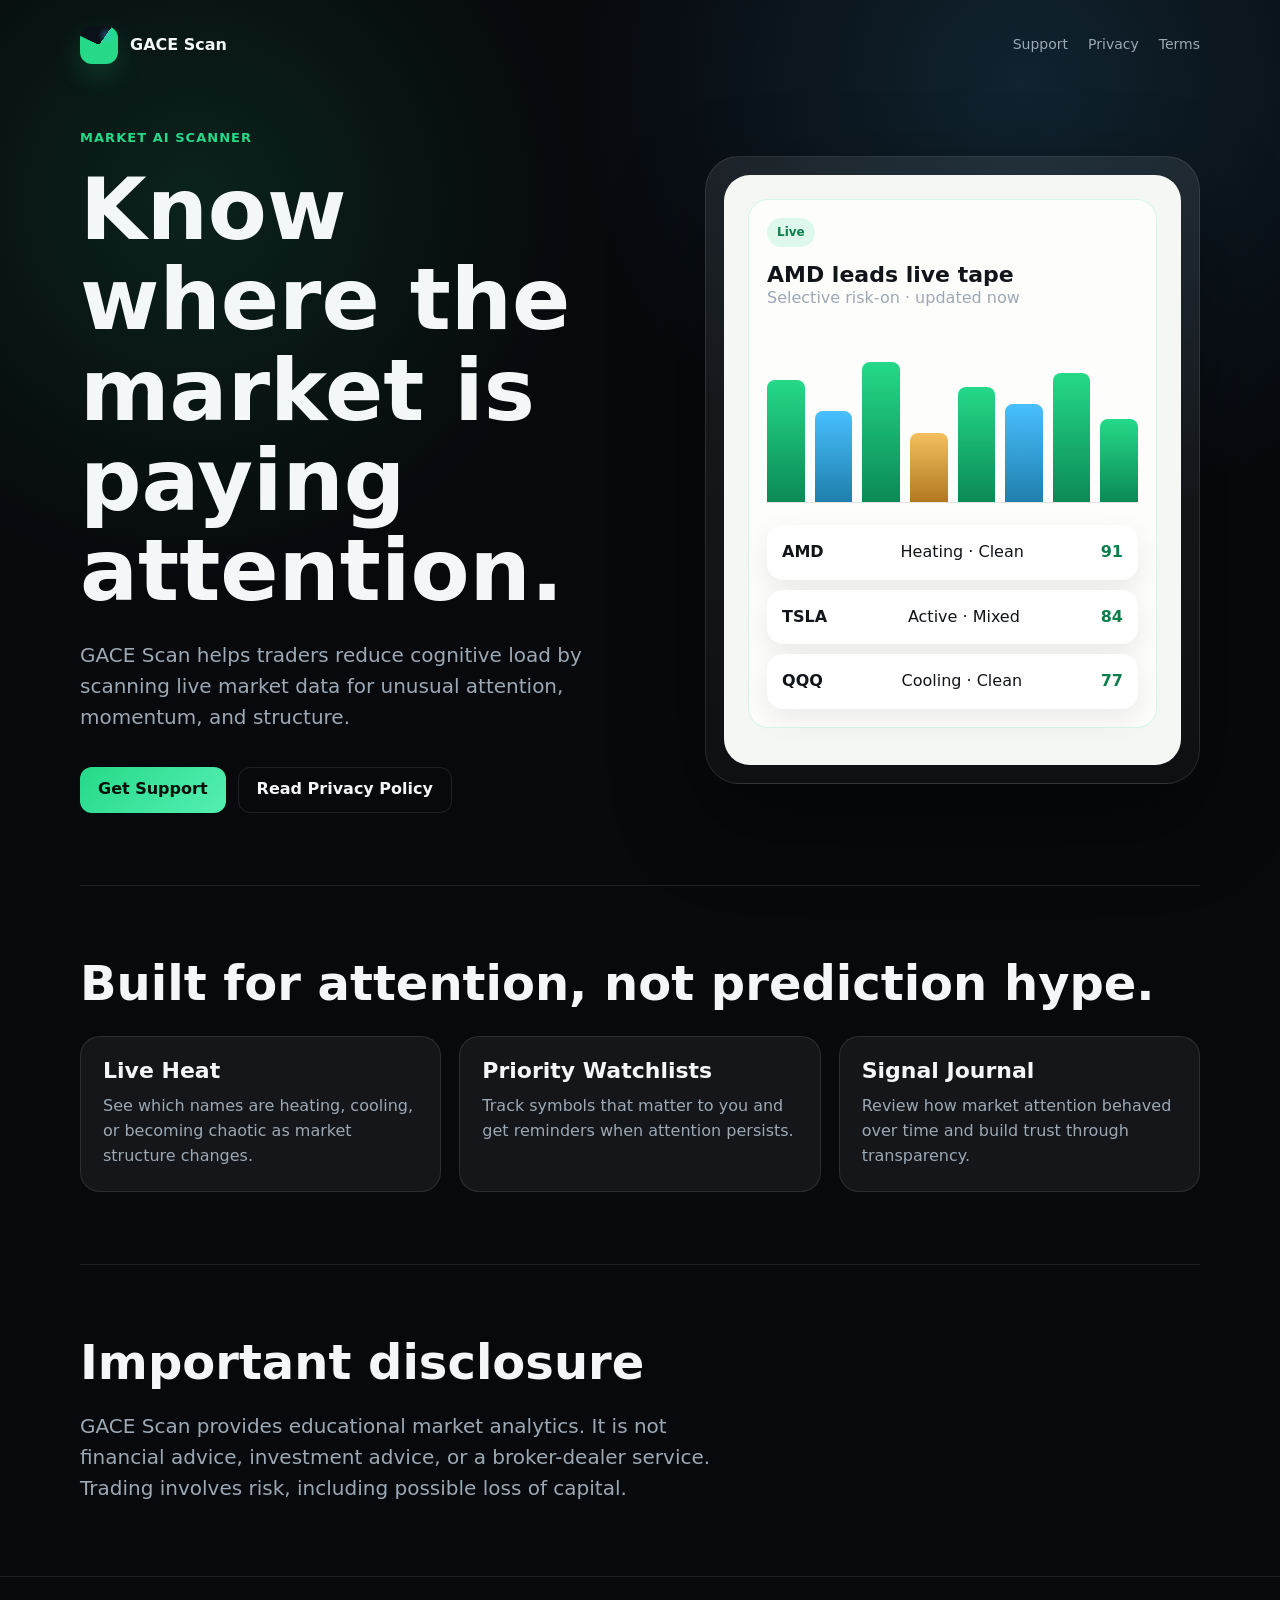
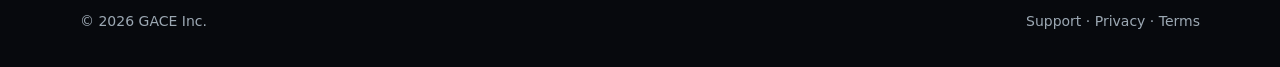
<file: site/index.html>
<!doctype html>
<html lang="en">
  <head>
    <meta charset="utf-8">
    <meta name="viewport" content="width=device-width, initial-scale=1">
    <title>GACE Scan - Market AI Scanner</title>
    <meta name="description" content="GACE Scan helps traders reduce cognitive load by scanning market data for unusual attention, momentum, and structure.">
    <link rel="stylesheet" href="styles.css">
  </head>
  <body>
    <header class="shell nav">
      <a class="brand" href="index.html" aria-label="GACE Scan home">
        <span class="mark" aria-hidden="true"></span>
        <span>GACE Scan</span>
      </a>
      <nav class="nav-links" aria-label="Primary navigation">
        <a href="support.html">Support</a>
        <a href="privacy.html">Privacy</a>
        <a href="terms.html">Terms</a>
      </nav>
    </header>

    <main>
      <section class="shell hero">
        <div>
          <div class="eyebrow">Market AI Scanner</div>
          <h1>Know where the market is paying attention.</h1>
          <p class="lede">GACE Scan helps traders reduce cognitive load by scanning live market data for unusual attention, momentum, and structure.</p>
          <div class="actions">
            <a class="button primary" href="support.html">Get Support</a>
            <a class="button" href="privacy.html">Read Privacy Policy</a>
          </div>
        </div>

        <div class="phone" aria-label="GACE Scan app preview">
          <div class="screen">
            <div class="status-card">
              <span class="pill">Live</span>
              <h3 style="margin-top: 16px;">AMD leads live tape</h3>
              <p>Selective risk-on · updated now</p>
              <div class="chart">
                <div class="bar" style="height: 72%;"></div>
                <div class="bar" style="height: 54%;"></div>
                <div class="bar" style="height: 83%;"></div>
                <div class="bar" style="height: 41%;"></div>
                <div class="bar" style="height: 68%;"></div>
                <div class="bar" style="height: 58%;"></div>
                <div class="bar" style="height: 76%;"></div>
                <div class="bar" style="height: 49%;"></div>
              </div>
              <div class="signal">
                <strong>AMD</strong>
                <span>Heating · Clean</span>
                <span class="score">91</span>
              </div>
              <div class="signal">
                <strong>TSLA</strong>
                <span>Active · Mixed</span>
                <span class="score">84</span>
              </div>
              <div class="signal">
                <strong>QQQ</strong>
                <span>Cooling · Clean</span>
                <span class="score">77</span>
              </div>
            </div>
          </div>
        </div>
      </section>

      <section class="shell section">
        <h2>Built for attention, not prediction hype.</h2>
        <div class="grid">
          <article class="card">
            <h3>Live Heat</h3>
            <p>See which names are heating, cooling, or becoming chaotic as market structure changes.</p>
          </article>
          <article class="card">
            <h3>Priority Watchlists</h3>
            <p>Track symbols that matter to you and get reminders when attention persists.</p>
          </article>
          <article class="card">
            <h3>Signal Journal</h3>
            <p>Review how market attention behaved over time and build trust through transparency.</p>
          </article>
        </div>
      </section>

      <section class="shell section">
        <h2>Important disclosure</h2>
        <p class="lede">GACE Scan provides educational market analytics. It is not financial advice, investment advice, or a broker-dealer service. Trading involves risk, including possible loss of capital.</p>
      </section>
    </main>

    <footer class="footer">
      <div class="shell">
        <span>© 2026 GACE Inc.</span>
        <span><a href="support.html">Support</a> · <a href="privacy.html">Privacy</a> · <a href="terms.html">Terms</a></span>
      </div>
    </footer>
  </body>
</html>
</file>
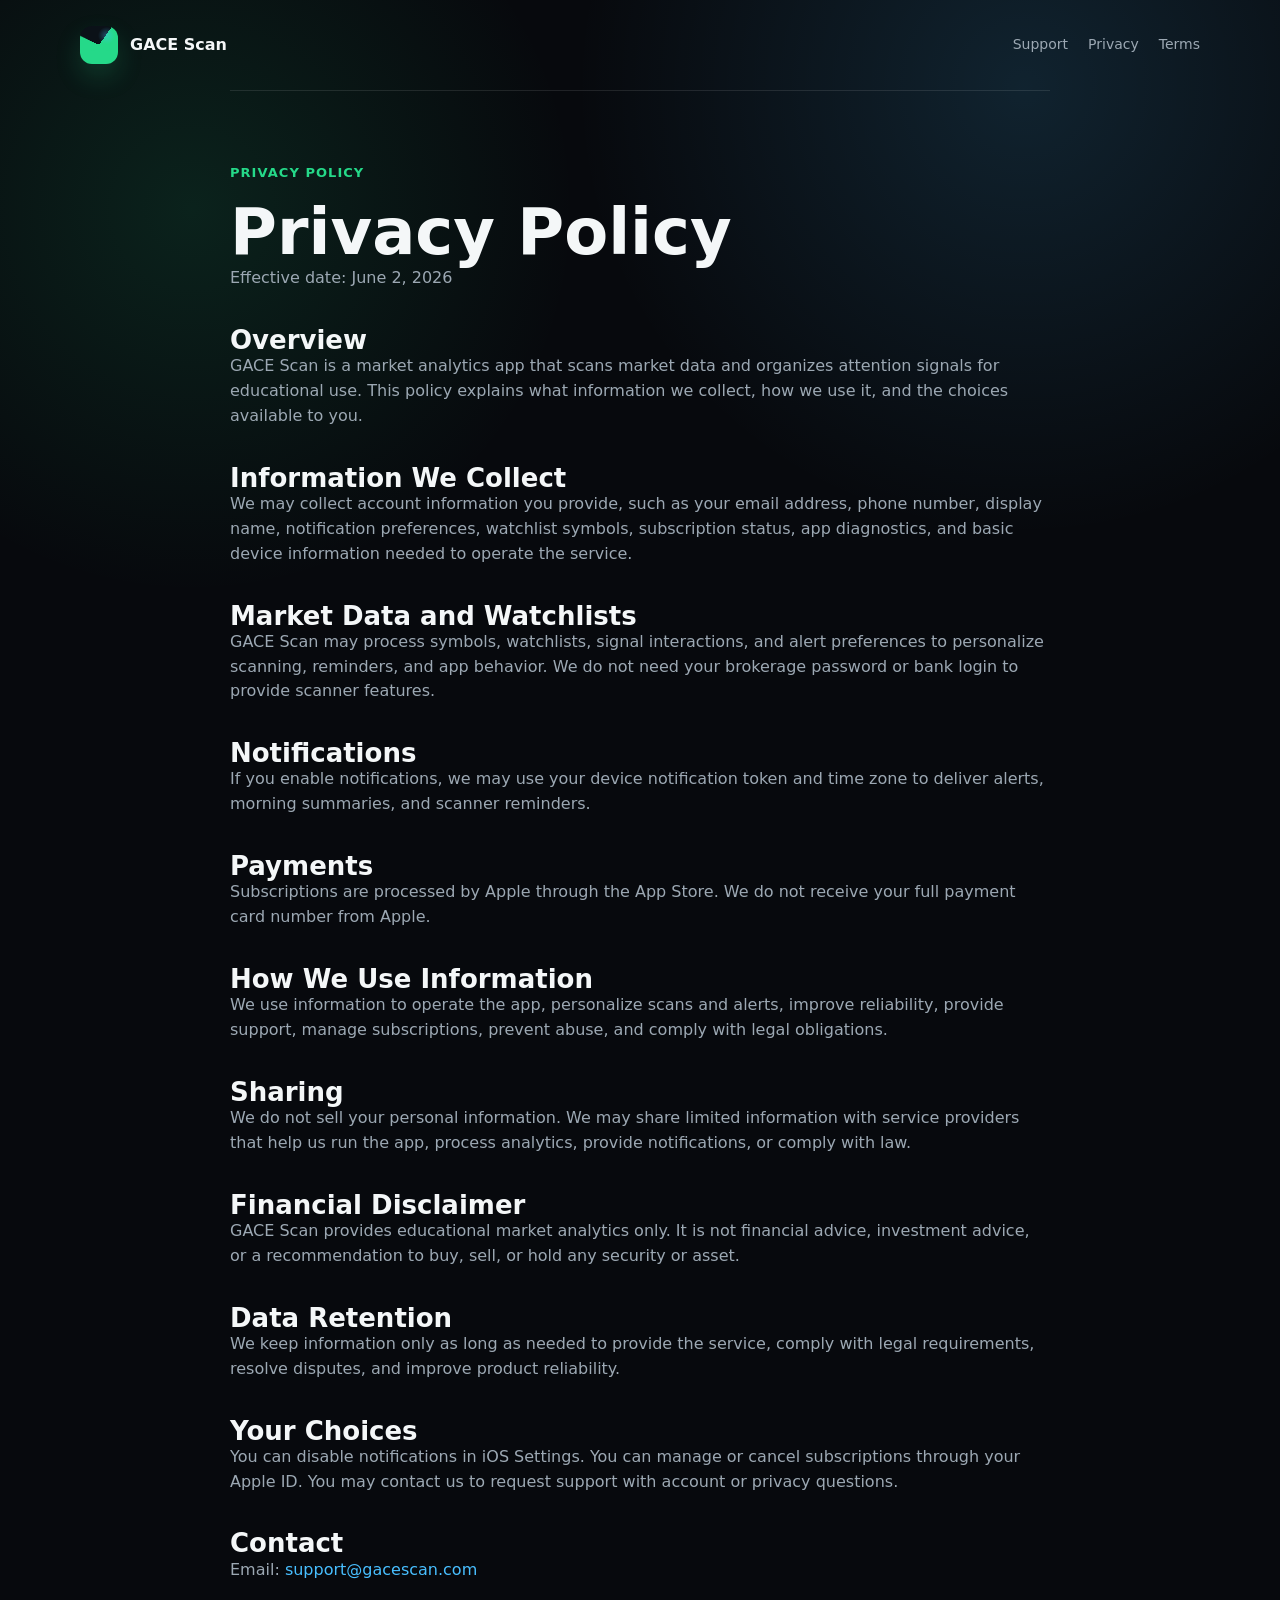
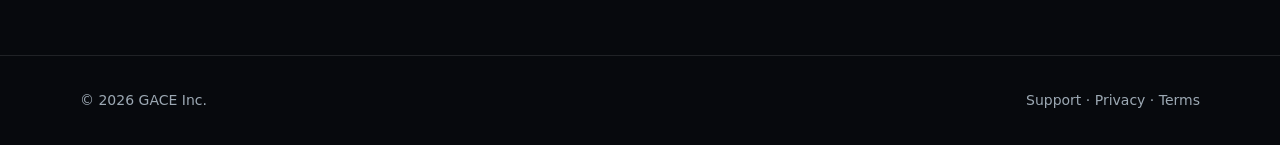
<file: site/privacy.html>
<!doctype html>
<html lang="en">
  <head>
    <meta charset="utf-8">
    <meta name="viewport" content="width=device-width, initial-scale=1">
    <title>Privacy Policy - GACE Scan</title>
    <meta name="description" content="Privacy Policy for GACE Scan.">
    <link rel="stylesheet" href="styles.css">
  </head>
  <body>
    <header class="shell nav">
      <a class="brand" href="index.html" aria-label="GACE Scan home">
        <span class="mark" aria-hidden="true"></span>
        <span>GACE Scan</span>
      </a>
      <nav class="nav-links" aria-label="Primary navigation">
        <a href="support.html">Support</a>
        <a href="privacy.html">Privacy</a>
        <a href="terms.html">Terms</a>
      </nav>
    </header>

    <main class="shell section legal">
      <div class="eyebrow">Privacy Policy</div>
      <h1>Privacy Policy</h1>
      <p>Effective date: June 2, 2026</p>

      <h2>Overview</h2>
      <p>GACE Scan is a market analytics app that scans market data and organizes attention signals for educational use. This policy explains what information we collect, how we use it, and the choices available to you.</p>

      <h2>Information We Collect</h2>
      <p>We may collect account information you provide, such as your email address, phone number, display name, notification preferences, watchlist symbols, subscription status, app diagnostics, and basic device information needed to operate the service.</p>

      <h2>Market Data and Watchlists</h2>
      <p>GACE Scan may process symbols, watchlists, signal interactions, and alert preferences to personalize scanning, reminders, and app behavior. We do not need your brokerage password or bank login to provide scanner features.</p>

      <h2>Notifications</h2>
      <p>If you enable notifications, we may use your device notification token and time zone to deliver alerts, morning summaries, and scanner reminders.</p>

      <h2>Payments</h2>
      <p>Subscriptions are processed by Apple through the App Store. We do not receive your full payment card number from Apple.</p>

      <h2>How We Use Information</h2>
      <p>We use information to operate the app, personalize scans and alerts, improve reliability, provide support, manage subscriptions, prevent abuse, and comply with legal obligations.</p>

      <h2>Sharing</h2>
      <p>We do not sell your personal information. We may share limited information with service providers that help us run the app, process analytics, provide notifications, or comply with law.</p>

      <h2>Financial Disclaimer</h2>
      <p>GACE Scan provides educational market analytics only. It is not financial advice, investment advice, or a recommendation to buy, sell, or hold any security or asset.</p>

      <h2>Data Retention</h2>
      <p>We keep information only as long as needed to provide the service, comply with legal requirements, resolve disputes, and improve product reliability.</p>

      <h2>Your Choices</h2>
      <p>You can disable notifications in iOS Settings. You can manage or cancel subscriptions through your Apple ID. You may contact us to request support with account or privacy questions.</p>

      <h2>Contact</h2>
      <p>Email: <a href="mailto:support@gacescan.com">support@gacescan.com</a></p>
    </main>

    <footer class="footer">
      <div class="shell">
        <span>© 2026 GACE Inc.</span>
        <span><a href="support.html">Support</a> · <a href="privacy.html">Privacy</a> · <a href="terms.html">Terms</a></span>
      </div>
    </footer>
  </body>
</html>
</file>
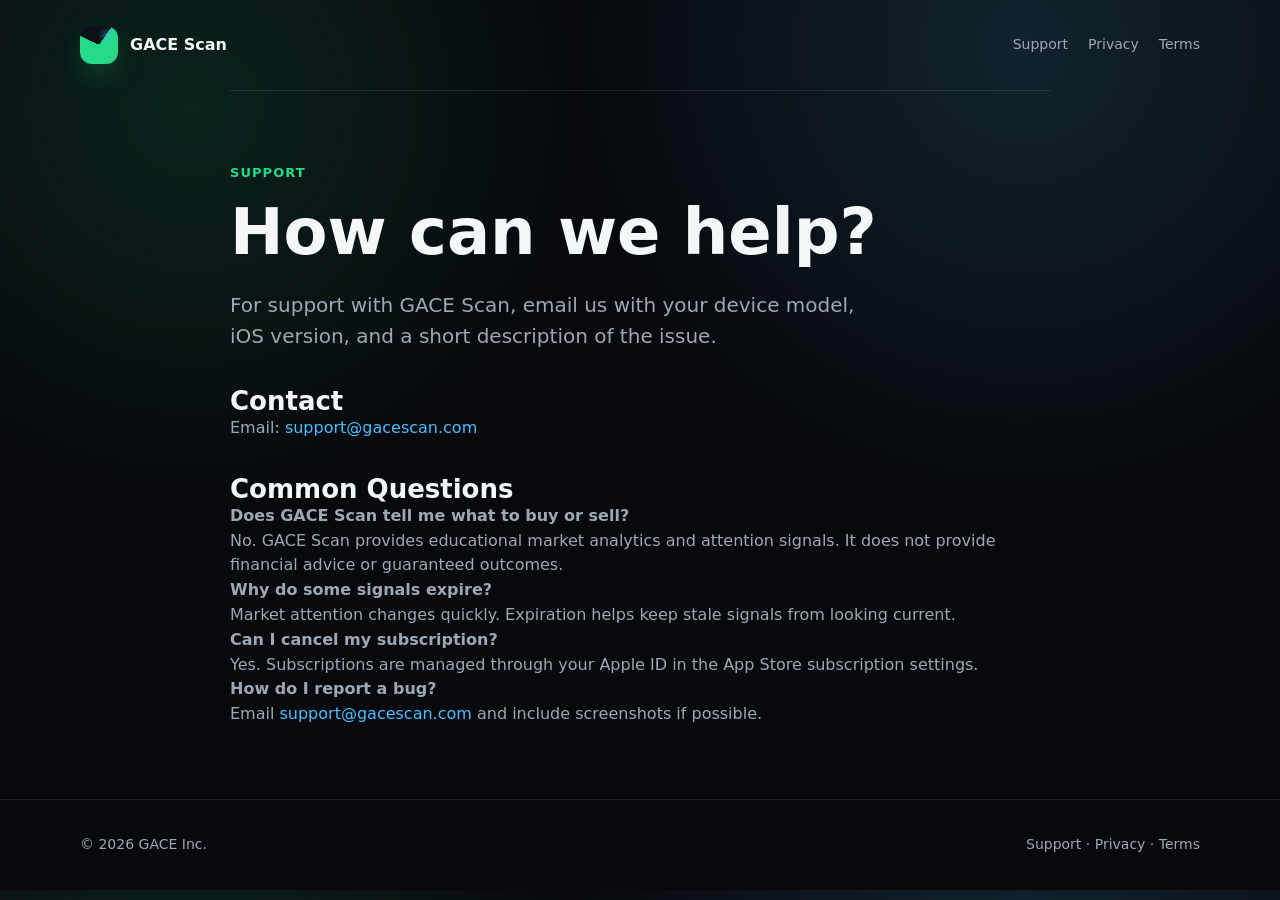
<file: site/support.html>
<!doctype html>
<html lang="en">
  <head>
    <meta charset="utf-8">
    <meta name="viewport" content="width=device-width, initial-scale=1">
    <title>Support - GACE Scan</title>
    <meta name="description" content="Support information for GACE Scan.">
    <link rel="stylesheet" href="styles.css">
  </head>
  <body>
    <header class="shell nav">
      <a class="brand" href="index.html" aria-label="GACE Scan home">
        <span class="mark" aria-hidden="true"></span>
        <span>GACE Scan</span>
      </a>
      <nav class="nav-links" aria-label="Primary navigation">
        <a href="support.html">Support</a>
        <a href="privacy.html">Privacy</a>
        <a href="terms.html">Terms</a>
      </nav>
    </header>

    <main class="shell section legal">
      <div class="eyebrow">Support</div>
      <h1>How can we help?</h1>
      <p class="lede">For support with GACE Scan, email us with your device model, iOS version, and a short description of the issue.</p>

      <h2>Contact</h2>
      <p>Email: <a href="mailto:support@gacescan.com">support@gacescan.com</a></p>

      <h2>Common Questions</h2>
      <p><strong>Does GACE Scan tell me what to buy or sell?</strong></p>
      <p>No. GACE Scan provides educational market analytics and attention signals. It does not provide financial advice or guaranteed outcomes.</p>

      <p><strong>Why do some signals expire?</strong></p>
      <p>Market attention changes quickly. Expiration helps keep stale signals from looking current.</p>

      <p><strong>Can I cancel my subscription?</strong></p>
      <p>Yes. Subscriptions are managed through your Apple ID in the App Store subscription settings.</p>

      <p><strong>How do I report a bug?</strong></p>
      <p>Email <a href="mailto:support@gacescan.com">support@gacescan.com</a> and include screenshots if possible.</p>
    </main>

    <footer class="footer">
      <div class="shell">
        <span>© 2026 GACE Inc.</span>
        <span><a href="support.html">Support</a> · <a href="privacy.html">Privacy</a> · <a href="terms.html">Terms</a></span>
      </div>
    </footer>
  </body>
</html>
</file>
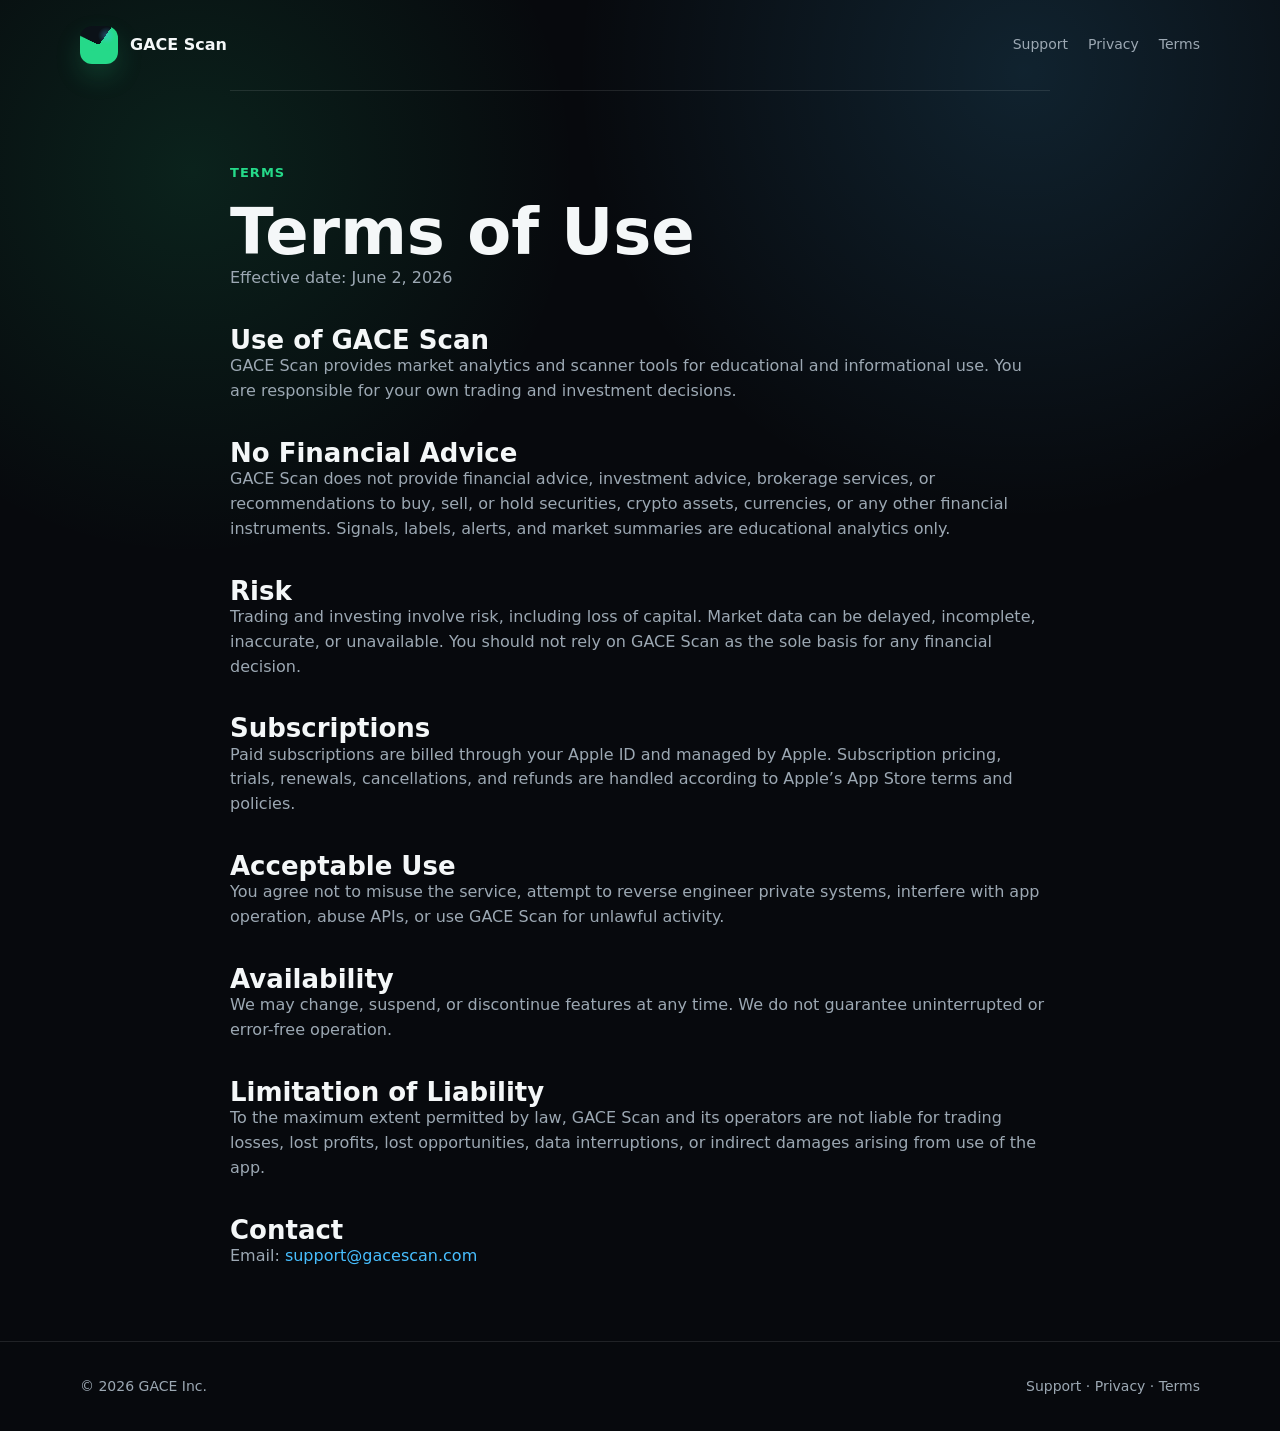
<file: site/terms.html>
<!doctype html>
<html lang="en">
  <head>
    <meta charset="utf-8">
    <meta name="viewport" content="width=device-width, initial-scale=1">
    <title>Terms of Use - GACE Scan</title>
    <meta name="description" content="Terms of Use for GACE Scan.">
    <link rel="stylesheet" href="styles.css">
  </head>
  <body>
    <header class="shell nav">
      <a class="brand" href="index.html" aria-label="GACE Scan home">
        <span class="mark" aria-hidden="true"></span>
        <span>GACE Scan</span>
      </a>
      <nav class="nav-links" aria-label="Primary navigation">
        <a href="support.html">Support</a>
        <a href="privacy.html">Privacy</a>
        <a href="terms.html">Terms</a>
      </nav>
    </header>

    <main class="shell section legal">
      <div class="eyebrow">Terms</div>
      <h1>Terms of Use</h1>
      <p>Effective date: June 2, 2026</p>

      <h2>Use of GACE Scan</h2>
      <p>GACE Scan provides market analytics and scanner tools for educational and informational use. You are responsible for your own trading and investment decisions.</p>

      <h2>No Financial Advice</h2>
      <p>GACE Scan does not provide financial advice, investment advice, brokerage services, or recommendations to buy, sell, or hold securities, crypto assets, currencies, or any other financial instruments. Signals, labels, alerts, and market summaries are educational analytics only.</p>

      <h2>Risk</h2>
      <p>Trading and investing involve risk, including loss of capital. Market data can be delayed, incomplete, inaccurate, or unavailable. You should not rely on GACE Scan as the sole basis for any financial decision.</p>

      <h2>Subscriptions</h2>
      <p>Paid subscriptions are billed through your Apple ID and managed by Apple. Subscription pricing, trials, renewals, cancellations, and refunds are handled according to Apple’s App Store terms and policies.</p>

      <h2>Acceptable Use</h2>
      <p>You agree not to misuse the service, attempt to reverse engineer private systems, interfere with app operation, abuse APIs, or use GACE Scan for unlawful activity.</p>

      <h2>Availability</h2>
      <p>We may change, suspend, or discontinue features at any time. We do not guarantee uninterrupted or error-free operation.</p>

      <h2>Limitation of Liability</h2>
      <p>To the maximum extent permitted by law, GACE Scan and its operators are not liable for trading losses, lost profits, lost opportunities, data interruptions, or indirect damages arising from use of the app.</p>

      <h2>Contact</h2>
      <p>Email: <a href="mailto:support@gacescan.com">support@gacescan.com</a></p>
    </main>

    <footer class="footer">
      <div class="shell">
        <span>© 2026 GACE Inc.</span>
        <span><a href="support.html">Support</a> · <a href="privacy.html">Privacy</a> · <a href="terms.html">Terms</a></span>
      </div>
    </footer>
  </body>
</html>
</file>
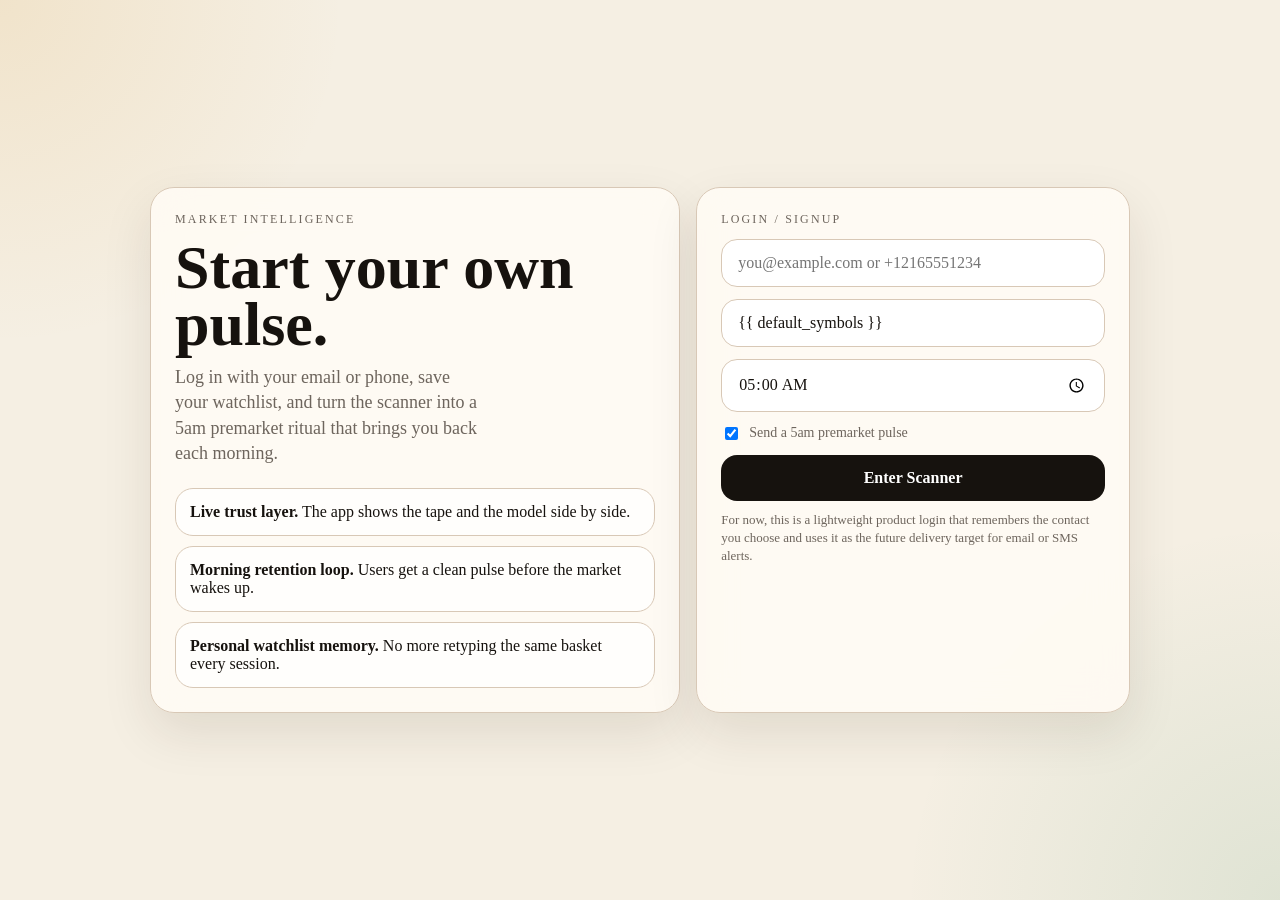
<file: templates/login.html>
<!doctype html>
<html lang="en">
<head>
  <meta charset="utf-8">
  <meta name="viewport" content="width=device-width, initial-scale=1">
  <title>Market Scanner Login</title>
  <style>
    :root {
      --bg: #f5efe3;
      --card: rgba(255, 251, 244, 0.9);
      --ink: #16120e;
      --muted: #6d655d;
      --line: #d8c8b6;
      --green: #1f7a4c;
      --shadow: 0 20px 50px rgba(52, 31, 9, 0.10);
    }
    * { box-sizing: border-box; }
    body {
      margin: 0;
      min-height: 100vh;
      display: grid;
      place-items: center;
      padding: 20px;
      font-family: Georgia, "Times New Roman", serif;
      color: var(--ink);
      background:
        radial-gradient(circle at top left, rgba(210,143,27,0.12), transparent 22%),
        radial-gradient(circle at bottom right, rgba(31,122,76,0.10), transparent 24%),
        var(--bg);
    }
    .shell {
      width: min(980px, 100%);
      display: grid;
      grid-template-columns: 1.1fr 0.9fr;
      gap: 16px;
    }
    .card {
      background: var(--card);
      border: 1px solid var(--line);
      border-radius: 24px;
      padding: 24px;
      box-shadow: var(--shadow);
      backdrop-filter: blur(18px);
    }
    h1, h2, p { margin: 0; }
    .eyebrow {
      color: var(--muted);
      font-size: 12px;
      letter-spacing: 0.18em;
      text-transform: uppercase;
      margin-bottom: 12px;
    }
    h1 {
      font-size: clamp(38px, 5vw, 62px);
      line-height: 0.92;
      margin-bottom: 12px;
    }
    .sub {
      color: var(--muted);
      font-size: 18px;
      line-height: 1.4;
      max-width: 34ch;
    }
    .bullet-list {
      display: grid;
      gap: 10px;
      margin-top: 22px;
    }
    .bullet {
      border-radius: 18px;
      background: rgba(255,255,255,0.76);
      border: 1px solid var(--line);
      padding: 14px;
    }
    form {
      display: grid;
      gap: 12px;
    }
    input, button {
      border-radius: 16px;
      padding: 14px 16px;
      font: inherit;
      border: 1px solid var(--line);
    }
    input {
      background: #fff;
      color: var(--ink);
    }
    button {
      background: var(--ink);
      color: white;
      border: none;
      font-weight: 700;
      cursor: pointer;
    }
    .checkrow {
      display: flex;
      gap: 8px;
      align-items: center;
      color: var(--muted);
      font-size: 14px;
    }
    .note {
      color: var(--muted);
      font-size: 13px;
      line-height: 1.4;
      margin-top: 10px;
    }
    @media (max-width: 860px) {
      .shell { grid-template-columns: 1fr; }
    }
  </style>
</head>
<body>
  <div class="shell">
    <section class="card">
      <div class="eyebrow">Market Intelligence</div>
      <h1>Start your own pulse.</h1>
      <p class="sub">Log in with your email or phone, save your watchlist, and turn the scanner into a 5am premarket ritual that brings you back each morning.</p>
      <div class="bullet-list">
        <div class="bullet"><strong>Live trust layer.</strong> The app shows the tape and the model side by side.</div>
        <div class="bullet"><strong>Morning retention loop.</strong> Users get a clean pulse before the market wakes up.</div>
        <div class="bullet"><strong>Personal watchlist memory.</strong> No more retyping the same basket every session.</div>
      </div>
    </section>
    <section class="card">
      <div class="eyebrow">Login / Signup</div>
      <form method="get" action="/enter">
        <input type="text" name="identifier" placeholder="you@example.com or +12165551234" required>
        <input type="text" name="watchlist" value="{{ default_symbols }}" placeholder="NVDA,AAPL,MSFT,META,TSLA,AMD,AMZN,QQQ,SPY">
        <input type="time" name="notify_at" value="05:00">
        <label class="checkrow">
          <input type="checkbox" name="alerts_enabled" checked>
          Send a 5am premarket pulse
        </label>
        <button type="submit">Enter Scanner</button>
      </form>
      <div class="note">
        For now, this is a lightweight product login that remembers the contact you choose and uses it as the future delivery target for email or SMS alerts.
      </div>
    </section>
  </div>
</body>
</html>
</file>
<file: site/styles.css>
:root {
  color-scheme: dark;
  --bg: #07090d;
  --panel: #10151b;
  --panel-2: #151b22;
  --text: #f4f7f8;
  --muted: #9ca8b3;
  --line: rgba(255, 255, 255, 0.1);
  --green: #25d989;
  --blue: #48bfff;
  --amber: #f4bf5f;
  --red: #f26868;
}

* {
  box-sizing: border-box;
}

body {
  margin: 0;
  font-family: Inter, ui-sans-serif, system-ui, -apple-system, BlinkMacSystemFont, "Segoe UI", sans-serif;
  background:
    radial-gradient(circle at 80% 5%, rgba(72, 191, 255, 0.14), transparent 28rem),
    radial-gradient(circle at 15% 12%, rgba(37, 217, 137, 0.12), transparent 24rem),
    var(--bg);
  color: var(--text);
  line-height: 1.55;
}

a {
  color: inherit;
  text-decoration: none;
}

.shell {
  width: min(1120px, calc(100% - 40px));
  margin: 0 auto;
}

.nav {
  display: flex;
  align-items: center;
  justify-content: space-between;
  padding: 26px 0;
}

.brand {
  display: flex;
  align-items: center;
  gap: 12px;
  font-weight: 760;
  letter-spacing: 0;
}

.mark {
  width: 38px;
  height: 38px;
  border-radius: 12px;
  background:
    radial-gradient(circle at 70% 25%, rgba(72, 191, 255, 0.36), transparent 22%),
    conic-gradient(from 35deg, var(--green), var(--green) 72%, transparent 73%, transparent 100%),
    #0b1118;
  box-shadow: 0 12px 26px rgba(37, 217, 137, 0.18);
  position: relative;
}

.mark::after {
  content: "";
  position: absolute;
  width: 19px;
  height: 7px;
  right: 8px;
  top: 18px;
  border-radius: 999px;
  background: var(--green);
}

.nav-links {
  display: flex;
  gap: 20px;
  color: var(--muted);
  font-size: 14px;
}

.hero {
  display: grid;
  grid-template-columns: 1.08fr 0.92fr;
  gap: 44px;
  align-items: center;
  min-height: 72vh;
  padding: 38px 0 72px;
}

.eyebrow {
  color: var(--green);
  font-weight: 700;
  font-size: 13px;
  text-transform: uppercase;
  letter-spacing: 0.08em;
}

h1,
h2,
h3 {
  line-height: 1.05;
  margin: 0;
  letter-spacing: 0;
}

h1 {
  font-size: clamp(48px, 8vw, 86px);
  margin-top: 16px;
}

h2 {
  font-size: clamp(30px, 4vw, 48px);
}

h3 {
  font-size: 22px;
}

p {
  color: var(--muted);
  margin: 0;
}

.lede {
  font-size: 20px;
  max-width: 650px;
  margin-top: 24px;
}

.actions {
  display: flex;
  flex-wrap: wrap;
  gap: 12px;
  margin-top: 34px;
}

.button {
  display: inline-flex;
  align-items: center;
  justify-content: center;
  min-height: 46px;
  padding: 0 18px;
  border-radius: 12px;
  font-weight: 720;
  border: 1px solid var(--line);
}

.button.primary {
  background: linear-gradient(135deg, var(--green), #55efb1);
  color: #04100a;
  border: 0;
}

.phone {
  border: 1px solid var(--line);
  border-radius: 34px;
  background: linear-gradient(180deg, rgba(255, 255, 255, 0.08), rgba(255, 255, 255, 0.03));
  padding: 18px;
  box-shadow: 0 35px 90px rgba(0, 0, 0, 0.42);
}

.screen {
  min-height: 590px;
  border-radius: 26px;
  background: #f5f7f4;
  color: #111419;
  padding: 24px;
  overflow: hidden;
}

.status-card {
  border: 1px solid rgba(37, 217, 137, 0.18);
  border-radius: 20px;
  padding: 18px;
  background: rgba(255, 255, 255, 0.75);
}

.pill {
  display: inline-flex;
  border-radius: 999px;
  padding: 5px 10px;
  font-size: 12px;
  font-weight: 760;
  background: rgba(37, 217, 137, 0.14);
  color: #0a7f4b;
}

.chart {
  height: 170px;
  margin: 22px 0;
  display: grid;
  grid-template-columns: repeat(8, 1fr);
  align-items: end;
  gap: 10px;
  border-bottom: 1px solid rgba(0, 0, 0, 0.1);
}

.bar {
  border-radius: 8px 8px 0 0;
  background: linear-gradient(180deg, #25d989, #0b8a55);
}

.bar:nth-child(2),
.bar:nth-child(6) {
  background: linear-gradient(180deg, #48bfff, #1f7fac);
}

.bar:nth-child(4) {
  background: linear-gradient(180deg, #f4bf5f, #b27820);
}

.signal {
  display: flex;
  align-items: center;
  justify-content: space-between;
  gap: 14px;
  padding: 15px;
  margin-top: 10px;
  border-radius: 16px;
  background: white;
  box-shadow: 0 10px 28px rgba(0, 0, 0, 0.08);
}

.score {
  font-weight: 800;
  color: #0a7f4b;
}

.section {
  padding: 72px 0;
  border-top: 1px solid var(--line);
}

.grid {
  display: grid;
  grid-template-columns: repeat(3, 1fr);
  gap: 18px;
  margin-top: 28px;
}

.card {
  background: rgba(255, 255, 255, 0.055);
  border: 1px solid var(--line);
  border-radius: 20px;
  padding: 22px;
}

.card p {
  margin-top: 12px;
}

.legal {
  max-width: 820px;
}

.legal h1 {
  font-size: clamp(38px, 6vw, 64px);
}

.legal h2 {
  font-size: 26px;
  margin-top: 36px;
}

.legal p,
.legal li {
  color: var(--muted);
}

.legal a {
  color: var(--blue);
}

.footer {
  border-top: 1px solid var(--line);
  padding: 34px 0;
  color: var(--muted);
  font-size: 14px;
}

.footer .shell {
  display: flex;
  justify-content: space-between;
  gap: 18px;
  flex-wrap: wrap;
}

@media (max-width: 820px) {
  .hero,
  .grid {
    grid-template-columns: 1fr;
  }

  .nav {
    align-items: flex-start;
    gap: 20px;
    flex-direction: column;
  }

  .screen {
    min-height: 500px;
  }
}
</file>
